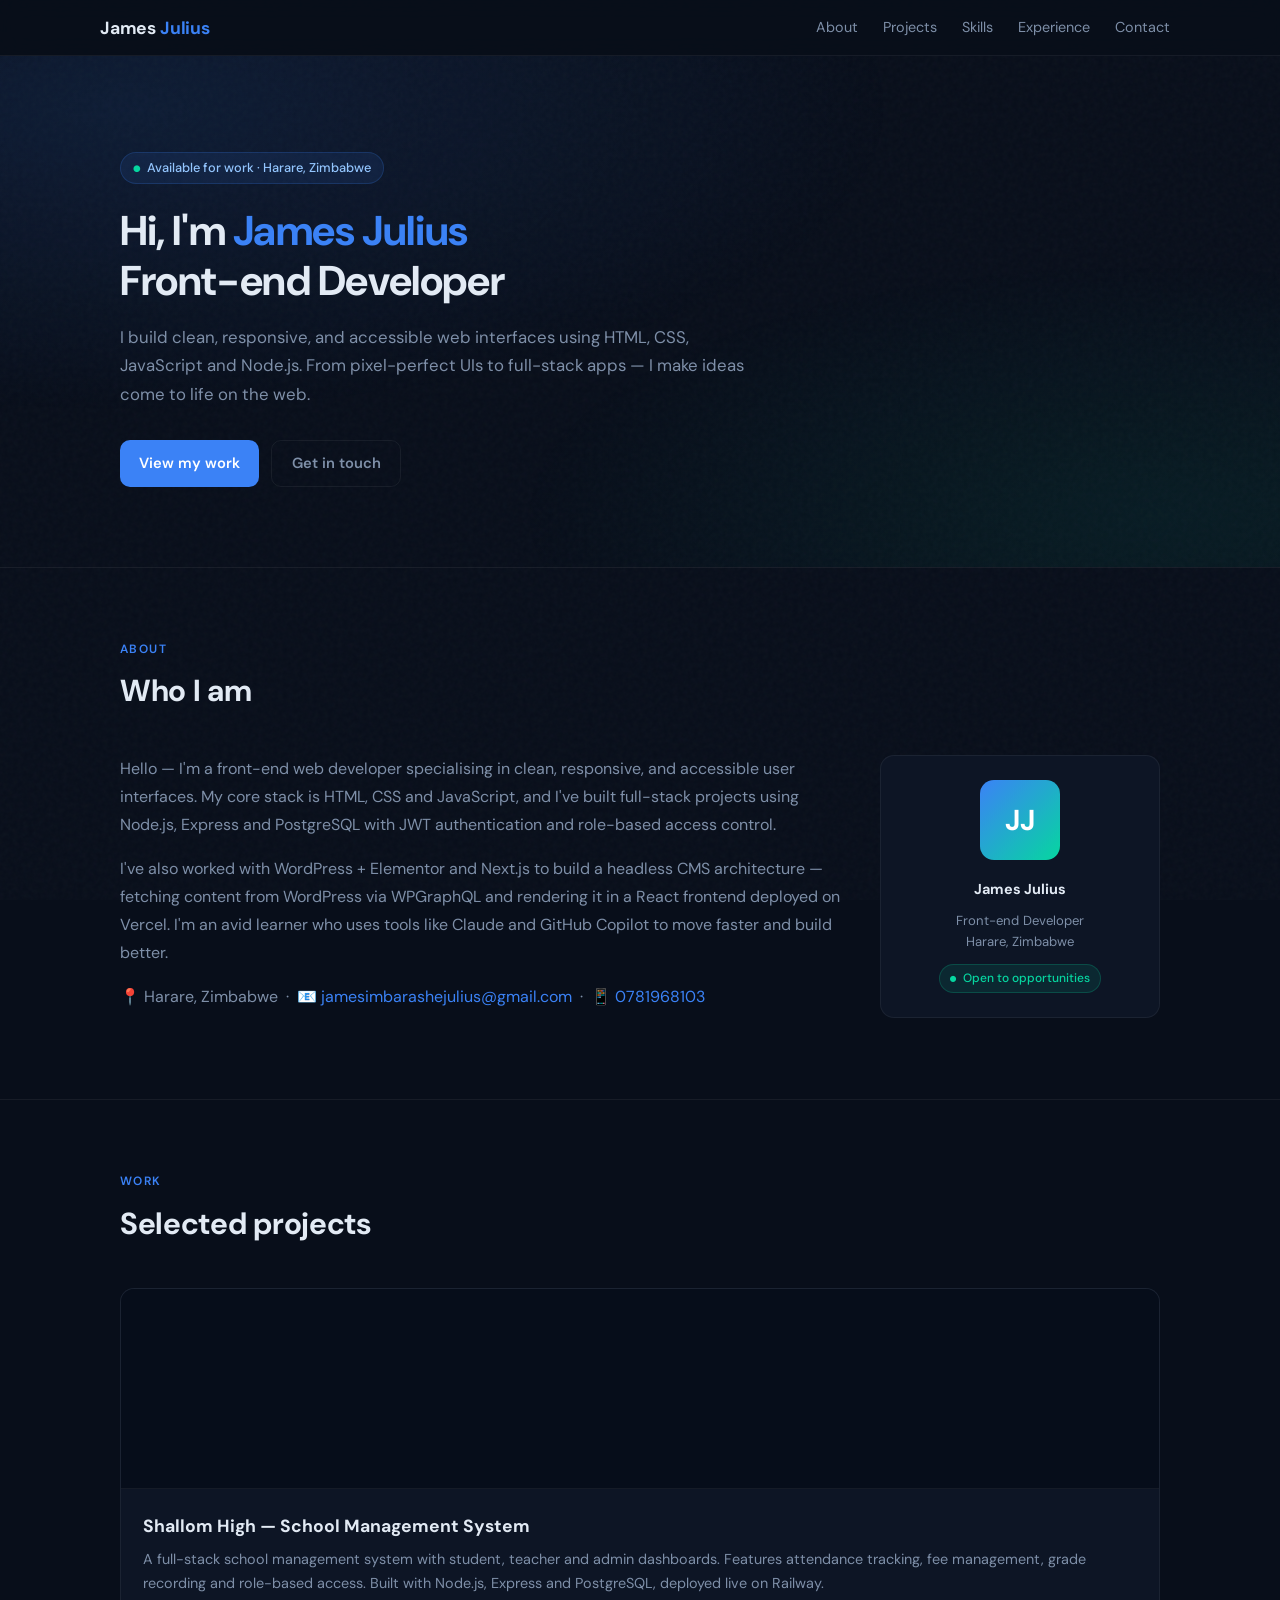
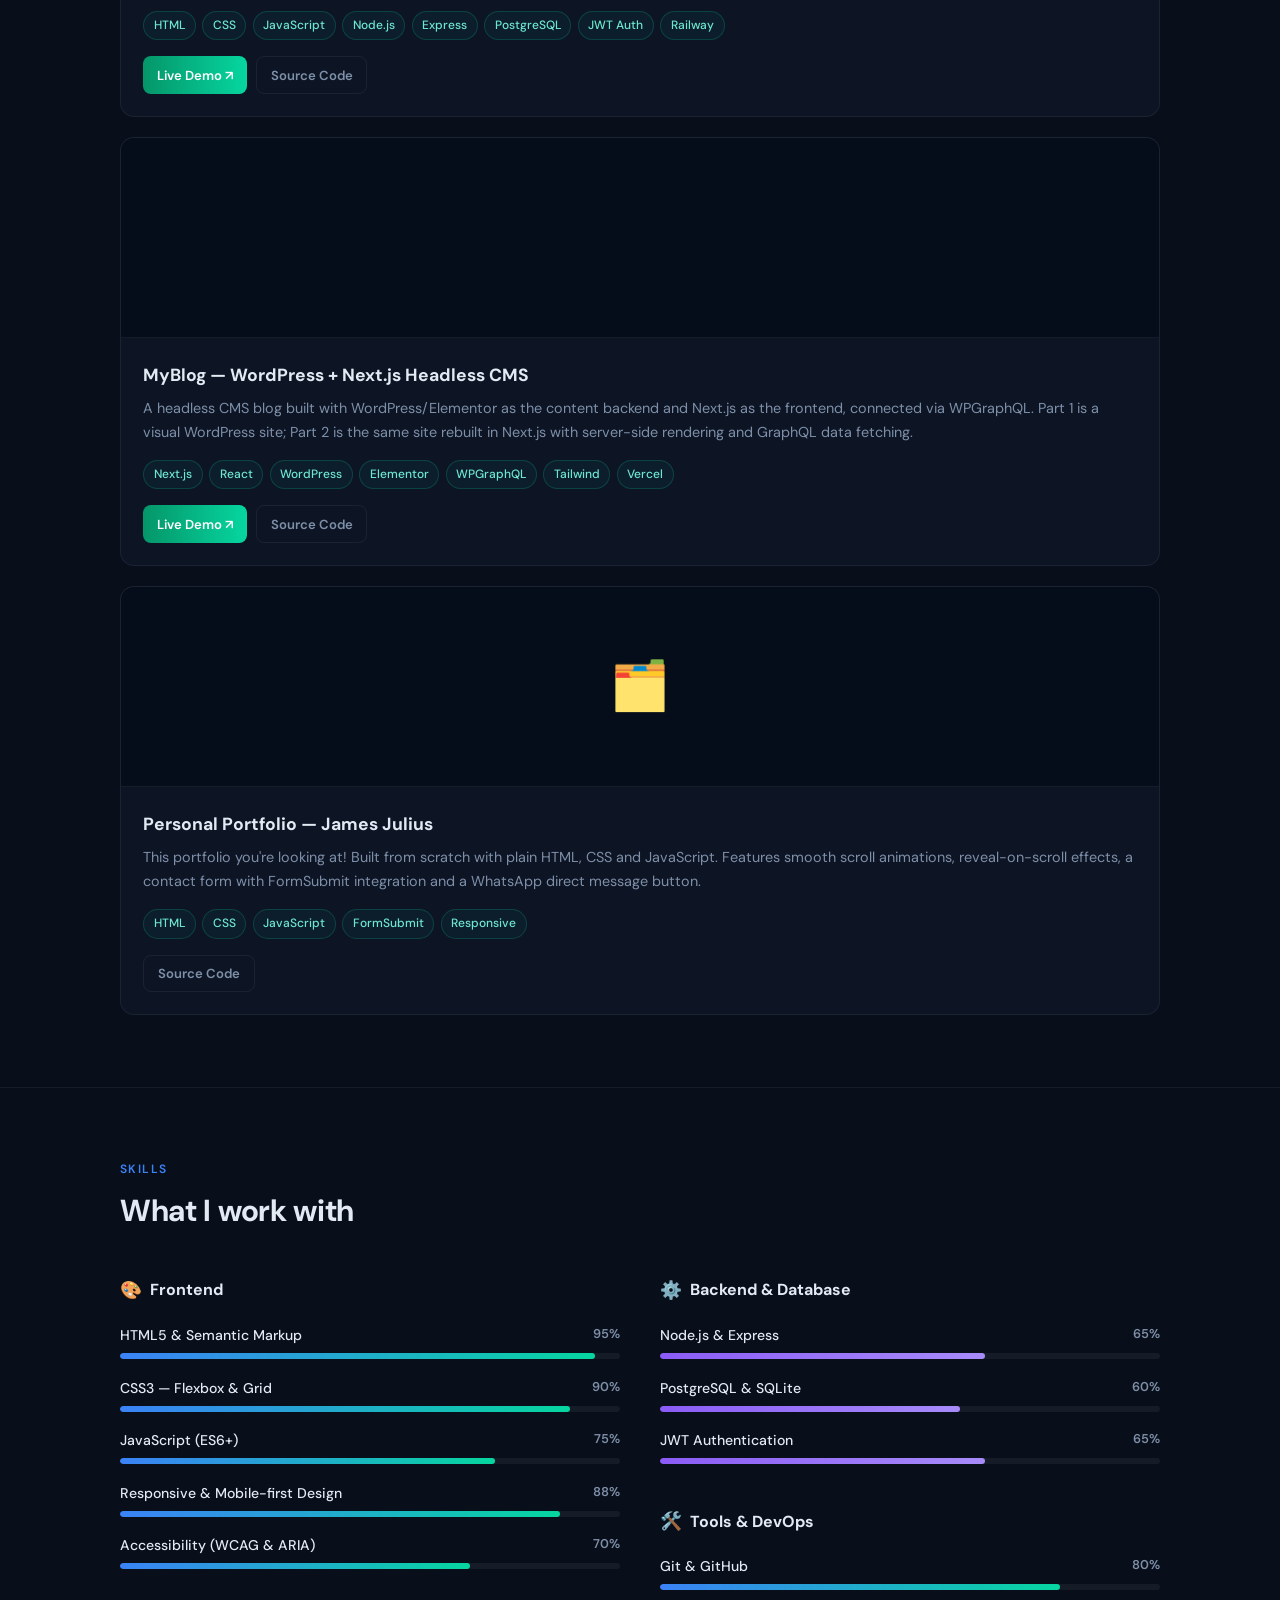
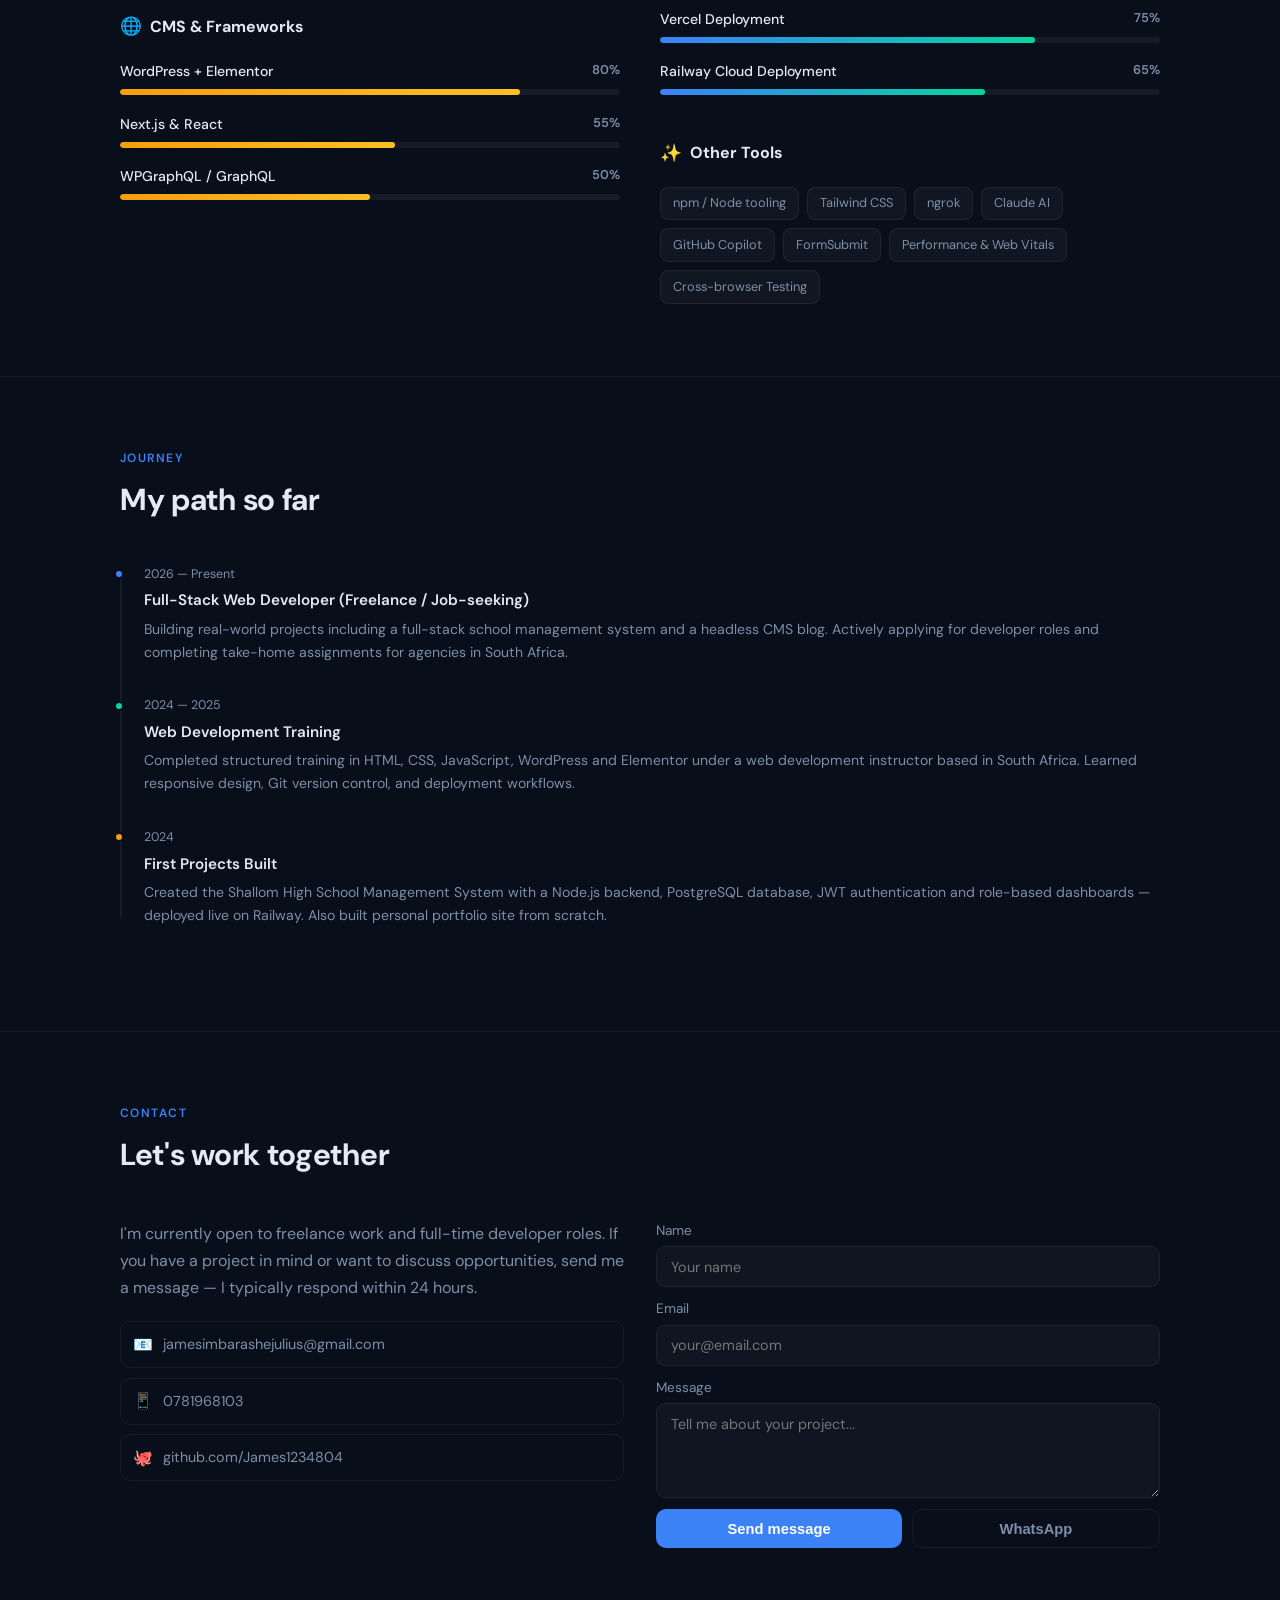
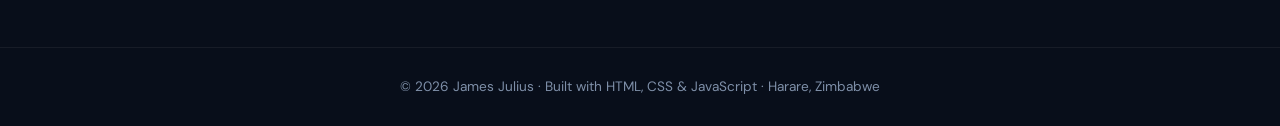
<file: index.html>
<!doctype html>
<html lang="en">
<head>
  <meta charset="utf-8" />
  <meta name="viewport" content="width=device-width, initial-scale=1" />
  <title>James Julius — Front-end Developer</title>
  <link rel="preconnect" href="https://fonts.googleapis.com">
  <link rel="preconnect" href="https://fonts.gstatic.com" crossorigin>
  <link href="https://fonts.googleapis.com/css2?family=DM+Sans:wght@300;400;500;600;700&display=swap" rel="stylesheet">
  <meta name="description" content="James Julius — Front-end Developer based in Harare, Zimbabwe." />
  <link rel="stylesheet" href="css/styles.css" />
</head>
<body>

  <!-- HEADER -->
  <header class="site-header">
    <div class="container header-inner">
      <a class="logo" href="#">James <span>Julius</span></a>
      <button class="nav-toggle" aria-label="Open navigation" aria-expanded="false">☰</button>
      <nav class="site-nav" id="site-nav">
        <ul>
          <li><a href="#about">About</a></li>
          <li><a href="#projects">Projects</a></li>
          <li><a href="#skills">Skills</a></li>
          <li><a href="#experience">Experience</a></li>
          <li><a href="#contact">Contact</a></li>
        </ul>
      </nav>
    </div>
  </header>

  <main>

    <!-- HERO -->
    <section class="hero reveal">
      <div class="hero-bg"></div>
      <div class="container">
        <div class="hero-badge">Available for work · Harare, Zimbabwe</div>
        <h1>Hi, I'm <span class="name">James Julius</span><br>Front-end Developer</h1>
        <p class="lead">I build clean, responsive, and accessible web interfaces using HTML, CSS, JavaScript and Node.js. From pixel-perfect UIs to full-stack apps — I make ideas come to life on the web.</p>
        <div class="hero-ctas">
          <a class="btn" href="#projects">View my work</a>
          <a class="btn btn-ghost" href="#contact">Get in touch</a>
        </div>
      </div>
    </section>

    <div class="divider"></div>

    <!-- ABOUT -->
    <section id="about" class="section reveal">
      <div class="container">
        <p class="section-label">About</p>
        <h2 class="section-title">Who I am</h2>
        <div class="about-grid">
          <div class="about-text">
            <p>Hello — I'm a front-end web developer specialising in clean, responsive, and accessible user interfaces. My core stack is HTML, CSS and JavaScript, and I've built full-stack projects using Node.js, Express and PostgreSQL with JWT authentication and role-based access control.</p>
            <p>I've also worked with WordPress + Elementor and Next.js to build a headless CMS architecture — fetching content from WordPress via WPGraphQL and rendering it in a React frontend deployed on Vercel. I'm an avid learner who uses tools like Claude and GitHub Copilot to move faster and build better.</p>
            <p>📍 Harare, Zimbabwe &nbsp;·&nbsp; 📧 <a href="mailto:jamesimbarashejulius@gmail.com">jamesimbarashejulius@gmail.com</a> &nbsp;·&nbsp; 📱 <a href="tel:0781968103">0781968103</a></p>
          </div>
          <div class="about-card">
            <div class="avatar">JJ</div>
            <strong>James Julius</strong>
            <p>Front-end Developer<br>Harare, Zimbabwe</p>
            <div class="status-dot">Open to opportunities</div>
          </div>
        </div>
      </div>
    </section>

    <div class="divider"></div>

    <!-- PROJECTS -->
    <section id="projects" class="section reveal">
      <div class="container">
        <p class="section-label">Work</p>
        <h2 class="section-title">Selected projects</h2>
        <div class="projects-grid">

          <!-- Shallom School System -->
          <article class="project-card">
            <div class="project-preview">
              <iframe src="https://step-by-step-production-ad72.up.railway.app/login.html" title="Shallom School System live preview" loading="lazy" sandbox="allow-scripts allow-same-origin allow-forms"></iframe>
            </div>
            <div class="project-body">
              <h3>Shallom High — School Management System</h3>
              <p>A full-stack school management system with student, teacher and admin dashboards. Features attendance tracking, fee management, grade recording and role-based access. Built with Node.js, Express and PostgreSQL, deployed live on Railway.</p>
              <div class="tags">
                <span class="tag">HTML</span><span class="tag">CSS</span><span class="tag">JavaScript</span>
                <span class="tag">Node.js</span><span class="tag">Express</span><span class="tag">PostgreSQL</span>
                <span class="tag">JWT Auth</span><span class="tag">Railway</span>
              </div>
              <div class="project-links">
                <a class="btn btn-sm btn-green" href="https://step-by-step-production-ad72.up.railway.app/login.html" target="_blank" rel="noopener">Live Demo ↗</a>
                <a class="btn btn-sm btn-ghost" href="https://github.com/James1234804/step-by-step" target="_blank" rel="noopener">Source Code</a>
              </div>
            </div>
          </article>

          <!-- MyBlog -->
          <article class="project-card">
            <div class="project-preview">
              <iframe src="https://myblog-nextjs-sepia.vercel.app" title="MyBlog Next.js live preview" loading="lazy" sandbox="allow-scripts allow-same-origin allow-forms"></iframe>
            </div>
            <div class="project-body">
              <h3>MyBlog — WordPress + Next.js Headless CMS</h3>
              <p>A headless CMS blog built with WordPress/Elementor as the content backend and Next.js as the frontend, connected via WPGraphQL. Part 1 is a visual WordPress site; Part 2 is the same site rebuilt in Next.js with server-side rendering and GraphQL data fetching.</p>
              <div class="tags">
                <span class="tag">Next.js</span><span class="tag">React</span><span class="tag">WordPress</span>
                <span class="tag">Elementor</span><span class="tag">WPGraphQL</span><span class="tag">Tailwind</span>
                <span class="tag">Vercel</span>
              </div>
              <div class="project-links">
                <a class="btn btn-sm btn-green" href="https://myblog-nextjs-sepia.vercel.app" target="_blank" rel="noopener">Live Demo ↗</a>
                <a class="btn btn-sm btn-ghost" href="https://github.com/James1234804/myblog-nextjs" target="_blank" rel="noopener">Source Code</a>
              </div>
            </div>
          </article>

          <!-- Personal Portfolio -->
          <article class="project-card">
            <div class="project-preview">
              <div class="project-preview-placeholder">🗂️</div>
            </div>
            <div class="project-body">
              <h3>Personal Portfolio — James Julius</h3>
              <p>This portfolio you're looking at! Built from scratch with plain HTML, CSS and JavaScript. Features smooth scroll animations, reveal-on-scroll effects, a contact form with FormSubmit integration and a WhatsApp direct message button.</p>
              <div class="tags">
                <span class="tag">HTML</span><span class="tag">CSS</span><span class="tag">JavaScript</span>
                <span class="tag">FormSubmit</span><span class="tag">Responsive</span>
              </div>
              <div class="project-links">
                <a class="btn btn-sm btn-ghost" href="https://github.com/James1234804/personal-portifilio" target="_blank" rel="noopener">Source Code</a>
              </div>
            </div>
          </article>

        </div>
      </div>
    </section>

    <div class="divider"></div>

    <!-- SKILLS -->
    <section id="skills" class="section reveal">
      <div class="container">
        <p class="section-label">Skills</p>
        <h2 class="section-title">What I work with</h2>
        <div class="skills-layout">

          <!-- Left column -->
          <div>
            <p class="skill-group-title"><span>🎨</span> Frontend</p>

            <div class="skill-bar-item">
              <div class="skill-bar-header">
                <span class="skill-name">HTML5 &amp; Semantic Markup</span>
                <span class="skill-pct">95%</span>
              </div>
              <div class="skill-track"><div class="skill-fill" data-pct="95"></div></div>
            </div>
            <div class="skill-bar-item">
              <div class="skill-bar-header">
                <span class="skill-name">CSS3 — Flexbox &amp; Grid</span>
                <span class="skill-pct">90%</span>
              </div>
              <div class="skill-track"><div class="skill-fill" data-pct="90"></div></div>
            </div>
            <div class="skill-bar-item">
              <div class="skill-bar-header">
                <span class="skill-name">JavaScript (ES6+)</span>
                <span class="skill-pct">75%</span>
              </div>
              <div class="skill-track"><div class="skill-fill" data-pct="75"></div></div>
            </div>
            <div class="skill-bar-item">
              <div class="skill-bar-header">
                <span class="skill-name">Responsive &amp; Mobile-first Design</span>
                <span class="skill-pct">88%</span>
              </div>
              <div class="skill-track"><div class="skill-fill" data-pct="88"></div></div>
            </div>
            <div class="skill-bar-item">
              <div class="skill-bar-header">
                <span class="skill-name">Accessibility (WCAG &amp; ARIA)</span>
                <span class="skill-pct">70%</span>
              </div>
              <div class="skill-track"><div class="skill-fill" data-pct="70"></div></div>
            </div>

            <br>
            <p class="skill-group-title"><span>🌐</span> CMS &amp; Frameworks</p>

            <div class="skill-bar-item">
              <div class="skill-bar-header">
                <span class="skill-name">WordPress + Elementor</span>
                <span class="skill-pct">80%</span>
              </div>
              <div class="skill-track"><div class="skill-fill amber" data-pct="80"></div></div>
            </div>
            <div class="skill-bar-item">
              <div class="skill-bar-header">
                <span class="skill-name">Next.js &amp; React</span>
                <span class="skill-pct">55%</span>
              </div>
              <div class="skill-track"><div class="skill-fill amber" data-pct="55"></div></div>
            </div>
            <div class="skill-bar-item">
              <div class="skill-bar-header">
                <span class="skill-name">WPGraphQL / GraphQL</span>
                <span class="skill-pct">50%</span>
              </div>
              <div class="skill-track"><div class="skill-fill amber" data-pct="50"></div></div>
            </div>
          </div>

          <!-- Right column -->
          <div>
            <p class="skill-group-title"><span>⚙️</span> Backend &amp; Database</p>

            <div class="skill-bar-item">
              <div class="skill-bar-header">
                <span class="skill-name">Node.js &amp; Express</span>
                <span class="skill-pct">65%</span>
              </div>
              <div class="skill-track"><div class="skill-fill purple" data-pct="65"></div></div>
            </div>
            <div class="skill-bar-item">
              <div class="skill-bar-header">
                <span class="skill-name">PostgreSQL &amp; SQLite</span>
                <span class="skill-pct">60%</span>
              </div>
              <div class="skill-track"><div class="skill-fill purple" data-pct="60"></div></div>
            </div>
            <div class="skill-bar-item">
              <div class="skill-bar-header">
                <span class="skill-name">JWT Authentication</span>
                <span class="skill-pct">65%</span>
              </div>
              <div class="skill-track"><div class="skill-fill purple" data-pct="65"></div></div>
            </div>

            <br>
            <p class="skill-group-title"><span>🛠️</span> Tools &amp; DevOps</p>

            <div class="skill-bar-item">
              <div class="skill-bar-header">
                <span class="skill-name">Git &amp; GitHub</span>
                <span class="skill-pct">80%</span>
              </div>
              <div class="skill-track"><div class="skill-fill" data-pct="80"></div></div>
            </div>
            <div class="skill-bar-item">
              <div class="skill-bar-header">
                <span class="skill-name">Vercel Deployment</span>
                <span class="skill-pct">75%</span>
              </div>
              <div class="skill-track"><div class="skill-fill" data-pct="75"></div></div>
            </div>
            <div class="skill-bar-item">
              <div class="skill-bar-header">
                <span class="skill-name">Railway Cloud Deployment</span>
                <span class="skill-pct">65%</span>
              </div>
              <div class="skill-track"><div class="skill-fill" data-pct="65"></div></div>
            </div>

            <br>
            <p class="skill-group-title"><span>✨</span> Other Tools</p>
            <div class="tools-grid">
              <span class="tool-pill">npm / Node tooling</span>
              <span class="tool-pill">Tailwind CSS</span>
              <span class="tool-pill">ngrok</span>
              <span class="tool-pill">Claude AI</span>
              <span class="tool-pill">GitHub Copilot</span>
              <span class="tool-pill">FormSubmit</span>
              <span class="tool-pill">Performance & Web Vitals</span>
              <span class="tool-pill">Cross-browser Testing</span>
            </div>
          </div>

        </div>
      </div>
    </section>

    <div class="divider"></div>

    <!-- EXPERIENCE / JOURNEY -->
    <section id="experience" class="section reveal">
      <div class="container">
        <p class="section-label">Journey</p>
        <h2 class="section-title">My path so far</h2>
        <div class="timeline">

          <div class="timeline-item">
            <div class="timeline-dot"></div>
            <p class="timeline-date">2026 — Present</p>
            <p class="timeline-title">Full-Stack Web Developer (Freelance / Job-seeking)</p>
            <p class="timeline-desc">Building real-world projects including a full-stack school management system and a headless CMS blog. Actively applying for developer roles and completing take-home assignments for agencies in South Africa.</p>
          </div>

          <div class="timeline-item">
            <div class="timeline-dot" style="background:var(--accent2)"></div>
            <p class="timeline-date">2024 — 2025</p>
            <p class="timeline-title">Web Development Training</p>
            <p class="timeline-desc">Completed structured training in HTML, CSS, JavaScript, WordPress and Elementor under a web development instructor based in South Africa. Learned responsive design, Git version control, and deployment workflows.</p>
          </div>

          <div class="timeline-item">
            <div class="timeline-dot" style="background:var(--accent3)"></div>
            <p class="timeline-date">2024</p>
            <p class="timeline-title">First Projects Built</p>
            <p class="timeline-desc">Created the Shallom High School Management System with a Node.js backend, PostgreSQL database, JWT authentication and role-based dashboards — deployed live on Railway. Also built personal portfolio site from scratch.</p>
          </div>

        </div>
      </div>
    </section>

    <div class="divider"></div>

    <!-- CONTACT -->
    <section id="contact" class="section reveal">
      <div class="container">
        <p class="section-label">Contact</p>
        <h2 class="section-title">Let's work together</h2>
        <div class="contact-wrapper">
          <div class="contact-info">
            <p>I'm currently open to freelance work and full-time developer roles. If you have a project in mind or want to discuss opportunities, send me a message — I typically respond within 24 hours.</p>
            <div class="contact-links">
              <a class="contact-link" href="mailto:jamesimbarashejulius@gmail.com">
                <span class="icon">📧</span> jamesimbarashejulius@gmail.com
              </a>
              <a class="contact-link" href="tel:0781968103">
                <span class="icon">📱</span> 0781968103
              </a>
              <a class="contact-link" href="https://github.com/James1234804" target="_blank" rel="noopener">
                <span class="icon">🐙</span> github.com/James1234804
              </a>
            </div>
          </div>
          <form id="contact-form" class="contact-form" action="https://formsubmit.co/jamesimbarashejulius@gmail.com" method="POST" target="_blank">
            <input type="hidden" name="_captcha" value="false">
            <input type="hidden" name="_subject" value="New portfolio message">
            <label>
              Name
              <input type="text" name="name" id="name" required placeholder="Your name" />
            </label>
            <label>
              Email
              <input type="email" name="email" id="email" required placeholder="your@email.com" />
            </label>
            <label>
              Message
              <textarea name="message" id="message" rows="4" required placeholder="Tell me about your project..."></textarea>
            </label>
            <div class="form-row">
              <button class="btn" id="submit-btn" type="submit">Send message</button>
              <button class="btn btn-ghost" id="whatsapp-btn" type="button">WhatsApp</button>
            </div>
            <p id="form-status" class="form-status" aria-live="polite"></p>
          </form>
        </div>
      </div>
    </section>

  </main>

  <footer class="site-footer">
    <div class="container">
      <p>© <span id="year"></span> James Julius · Built with HTML, CSS &amp; JavaScript · Harare, Zimbabwe</p>
    </div>
  </footer>

  <script src="js/script.js" defer></script>
</body>
</html>
</file>
<file: css/styles.css>
:root {
  --bg: #080e1a;
  --card: #0d1525;
  --card2: #111d30;
  --muted: #7e8fa8;
  --accent: #3b82f6;
  --accent2: #06d6a0;
  --accent3: #f59e0b;
  --text: #e2eaf4;
  --border: rgba(255,255,255,0.06);
  --radius: 14px;
}
*, *::before, *::after { box-sizing: border-box; margin: 0; padding: 0; }
html { scroll-behavior: smooth; }
body {
  font-family: 'DM Sans', system-ui, sans-serif;
  background: var(--bg);
  color: var(--text);
  -webkit-font-smoothing: antialiased;
  line-height: 1.6;
  overflow-x: hidden;
}

/* ── NOISE OVERLAY ── */
body::before {
  content: '';
  position: fixed; inset: 0;
  background-image: url("data:image/svg+xml,%3Csvg viewBox='0 0 200 200' xmlns='http://www.w3.org/2000/svg'%3E%3Cfilter id='n'%3E%3CfeTurbulence type='fractalNoise' baseFrequency='0.9' numOctaves='4' stitchTiles='stitch'/%3E%3C/filter%3E%3Crect width='100%25' height='100%25' filter='url(%23n)' opacity='0.03'/%3E%3C/svg%3E");
  pointer-events: none; z-index: 0;
}

.container { max-width: 1080px; margin: 0 auto; padding: 0 1.25rem; position: relative; z-index: 1; }

/* ── HEADER ── */
.site-header {
  position: sticky; top: 0; z-index: 100;
  background: rgba(8,14,26,0.8);
  backdrop-filter: blur(12px);
  border-bottom: 1px solid var(--border);
}
.header-inner {
  display: flex; align-items: center; justify-content: space-between;
  padding: 0.85rem 0;
}
.logo {
  font-family: 'DM Sans', sans-serif;
  font-weight: 700; font-size: 1.1rem;
  color: var(--text); text-decoration: none;
  letter-spacing: -0.01em;
}
.logo span { color: var(--accent); }
.nav-toggle { display: none; background: none; border: 0; color: var(--text); font-size: 1.4rem; cursor: pointer; }
.site-nav ul { display: flex; gap: 0.25rem; list-style: none; }
.site-nav a {
  color: var(--muted); text-decoration: none; padding: 0.4rem 0.65rem;
  border-radius: 8px; font-size: 0.9rem; transition: color .2s, background .2s;
}
.site-nav a:hover { color: var(--text); background: rgba(255,255,255,0.05); }

/* ── HERO ── */
.hero {
  padding: 6rem 0 5rem;
  position: relative; overflow: hidden;
}
.hero-bg {
  position: absolute; inset: 0; pointer-events: none;
  background:
    radial-gradient(ellipse 60% 60% at 10% 10%, rgba(59,130,246,0.12), transparent),
    radial-gradient(ellipse 50% 50% at 90% 90%, rgba(6,214,160,0.07), transparent);
}
.hero-badge {
  display: inline-flex; align-items: center; gap: 0.4rem;
  background: rgba(59,130,246,0.1); border: 1px solid rgba(59,130,246,0.2);
  color: #93c5fd; padding: 0.3rem 0.75rem; border-radius: 999px;
  font-size: 0.8rem; font-weight: 500; margin-bottom: 1.4rem;
}
.hero-badge::before { content: '●'; font-size: 0.55rem; color: var(--accent2); animation: blink 2s infinite; }
@keyframes blink { 0%,100%{opacity:1} 50%{opacity:0.3} }
.hero h1 {
  font-family: 'DM Sans', sans-serif; font-weight: 700;
  font-size: clamp(1.8rem, 4vw, 2.6rem);
  line-height: 1.2; letter-spacing: -0.01em;
  margin-bottom: 1rem;
}
.hero h1 .name { color: var(--accent); }
.hero .lead {
  font-size: 1.05rem; color: var(--muted);
  max-width: 52ch; margin-bottom: 2rem; line-height: 1.7;
}
.hero-ctas { display: flex; gap: 0.75rem; flex-wrap: wrap; }

/* ── BUTTONS ── */
.btn {
  display: inline-flex; align-items: center; gap: 0.4rem;
  background: var(--accent); color: white;
  padding: 0.65rem 1.2rem; border-radius: 10px;
  font-weight: 600; font-size: 0.92rem; text-decoration: none; border: 0;
  transition: transform .2s, box-shadow .2s;
  cursor: pointer;
}
.btn:hover { transform: translateY(-2px); box-shadow: 0 8px 24px rgba(59,130,246,0.3); }
.btn-ghost {
  background: transparent; border: 1px solid var(--border); color: var(--muted);
}
.btn-ghost:hover { background: rgba(255,255,255,0.04); box-shadow: none; color: var(--text); }
.btn-sm { padding: 0.45rem 0.85rem; font-size: 0.82rem; border-radius: 8px; }
.btn-green { background: linear-gradient(90deg,#059669,#06d6a0); }
.btn-green:hover { box-shadow: 0 8px 20px rgba(6,214,160,0.25); }

/* ── SECTION COMMONS ── */
.section { padding: 4.5rem 0; }
.section-label {
  font-size: 0.75rem; font-weight: 600; letter-spacing: 0.12em;
  text-transform: uppercase; color: var(--accent); margin-bottom: 0.5rem;
}
.section-title {
  font-family: 'DM Sans', sans-serif; font-weight: 700;
  font-size: clamp(1.4rem, 2.5vw, 1.9rem);
  letter-spacing: -0.01em; margin-bottom: 2.5rem;
}
.divider { height: 1px; background: var(--border); }

/* ── ABOUT ── */
.about-grid { display: grid; grid-template-columns: 1fr 280px; gap: 2rem; align-items: start; }
.about-text p { color: var(--muted); margin-bottom: 1rem; line-height: 1.75; }
.about-text p a { color: var(--accent); text-decoration: none; }
.about-text p a:hover { text-decoration: underline; }
.about-card {
  background: var(--card); border: 1px solid var(--border);
  border-radius: var(--radius); padding: 1.5rem; text-align: center;
}
.avatar {
  width: 80px; height: 80px; border-radius: 14px; margin: 0 auto 1rem;
  background: linear-gradient(135deg, var(--accent), var(--accent2));
  display: flex; align-items: center; justify-content: center;
  font-family: 'DM Sans', sans-serif; font-size: 1.8rem; font-weight: 700; color: white;
}
.about-card strong { font-size: 0.9rem; color: var(--text); }
.about-card p { font-size: 0.82rem; color: var(--muted); margin-top: 0.5rem; }
.status-dot {
  display: inline-flex; align-items: center; gap: 0.4rem;
  background: rgba(6,214,160,0.1); border: 1px solid rgba(6,214,160,0.2);
  color: var(--accent2); padding: 0.25rem 0.6rem; border-radius: 999px;
  font-size: 0.75rem; font-weight: 500; margin-top: 0.75rem;
}
.status-dot::before { content: '●'; font-size: 0.5rem; animation: blink 2s infinite; }

/* ── PROJECTS ── */
.projects-grid { display: grid; gap: 1.25rem; }
.project-card {
  background: var(--card); border: 1px solid var(--border);
  border-radius: var(--radius); overflow: hidden;
  transition: transform .25s, box-shadow .25s;
}
.project-card:hover { transform: translateY(-4px); box-shadow: 0 20px 50px rgba(0,0,0,0.4); }
.project-preview {
  width: 100%; height: 200px; overflow: hidden;
  background: #060d1a; border-bottom: 1px solid var(--border); position: relative;
}
.project-preview iframe {
  width: 100%; height: 100%; border: 0;
  pointer-events: none; display: block;
}
.project-preview-placeholder {
  width: 100%; height: 100%;
  display: flex; align-items: center; justify-content: center;
  font-size: 3rem;
}
.project-body { padding: 1.4rem; }
.project-body h3 {
  font-family: 'DM Sans', sans-serif; font-weight: 700;
  font-size: 1.1rem; margin-bottom: 0.5rem;
}
.project-body p { color: var(--muted); font-size: 0.9rem; margin-bottom: 1rem; line-height: 1.65; }
.tags { display: flex; flex-wrap: wrap; gap: 0.4rem; margin-bottom: 1rem; }
.tag {
  padding: 0.25rem 0.6rem; border-radius: 999px;
  border: 1px solid rgba(6,214,160,0.2);
  background: rgba(6,214,160,0.05);
  color: #6ee7d0; font-size: 0.75rem; font-weight: 500;
}
.project-links { display: flex; gap: 0.6rem; }

/* ── SKILLS ── */
.skills-layout { display: grid; grid-template-columns: 1fr 1fr; gap: 2.5rem; }
.skill-group-title {
  font-family: 'DM Sans', sans-serif; font-weight: 700;
  font-size: 1rem; margin-bottom: 1.25rem; color: var(--text);
  display: flex; align-items: center; gap: 0.5rem;
}
.skill-group-title span { font-size: 1.1rem; }
.skill-bar-item { margin-bottom: 1.1rem; }
.skill-bar-header {
  display: flex; justify-content: space-between;
  font-size: 0.88rem; margin-bottom: 0.4rem;
}
.skill-bar-header .skill-name { color: var(--text); font-weight: 500; }
.skill-bar-header .skill-pct { color: var(--muted); font-weight: 600; font-size: 0.8rem; }
.skill-track {
  height: 6px; background: rgba(255,255,255,0.06); border-radius: 999px; overflow: hidden;
}
.skill-fill {
  height: 100%; border-radius: 999px;
  background: linear-gradient(90deg, var(--accent), var(--accent2));
  width: 0; transition: width 1.2s cubic-bezier(.2,.9,.2,1);
}
.skill-fill.amber { background: linear-gradient(90deg, #f59e0b, #fbbf24); }
.skill-fill.purple { background: linear-gradient(90deg, #8b5cf6, #a78bfa); }
.tools-grid { display: flex; flex-wrap: wrap; gap: 0.5rem; margin-top: 0.75rem; }
.tool-pill {
  padding: 0.35rem 0.75rem; border-radius: 8px;
  background: rgba(255,255,255,0.04); border: 1px solid var(--border);
  color: var(--muted); font-size: 0.8rem;
}

/* ── TIMELINE ── */
.timeline { position: relative; padding-left: 1.5rem; }
.timeline::before {
  content: ''; position: absolute; left: 0; top: 0.5rem; bottom: 0.5rem;
  width: 2px; background: var(--border); border-radius: 2px;
}
.timeline-item { position: relative; margin-bottom: 2rem; }
.timeline-dot {
  position: absolute; left: -1.9rem; top: 0.3rem;
  width: 10px; height: 10px; border-radius: 50%;
  background: var(--accent); border: 2px solid var(--bg);
}
.timeline-date { font-size: 0.78rem; color: var(--muted); margin-bottom: 0.25rem; }
.timeline-title { font-weight: 600; font-size: 0.95rem; margin-bottom: 0.3rem; }
.timeline-desc { font-size: 0.88rem; color: var(--muted); line-height: 1.65; }

/* ── CONTACT ── */
.contact-wrapper { display: grid; grid-template-columns: 1fr 1fr; gap: 2rem; align-items: start; }
.contact-info p { color: var(--muted); margin-bottom: 1.25rem; line-height: 1.7; }
.contact-links { display: flex; flex-direction: column; gap: 0.6rem; }
.contact-link {
  display: flex; align-items: center; gap: 0.6rem;
  color: var(--muted); text-decoration: none; font-size: 0.9rem;
  padding: 0.6rem 0.75rem; border-radius: 10px; border: 1px solid var(--border);
  transition: color .2s, background .2s;
}
.contact-link:hover { color: var(--text); background: rgba(255,255,255,0.04); }
.contact-link .icon { font-size: 1rem; width: 20px; text-align: center; }
.contact-form { display: flex; flex-direction: column; gap: 0.7rem; }
.contact-form label { display: flex; flex-direction: column; gap: 0.3rem; font-size: 0.85rem; color: var(--muted); }
.contact-form input, .contact-form textarea {
  padding: 0.65rem 0.85rem; border-radius: 9px;
  border: 1px solid var(--border); background: rgba(255,255,255,0.03);
  color: var(--text); font-family: inherit; font-size: 0.9rem;
  transition: border-color .2s;
}
.contact-form input:focus, .contact-form textarea:focus {
  outline: none; border-color: rgba(59,130,246,0.4);
}
.form-row { display: flex; gap: 0.6rem; }
.form-row .btn { flex: 1; justify-content: center; }
.form-status { font-size: 0.82rem; color: var(--accent2); min-height: 1.2em; }

/* ── FOOTER ── */
.site-footer {
  border-top: 1px solid var(--border); padding: 1.75rem 0;
  text-align: center; color: var(--muted); font-size: 0.85rem;
}
.site-footer a { color: var(--accent); text-decoration: none; }

/* ── REVEAL ANIMATION ── */
.reveal { opacity: 0; transform: translateY(16px); transition: opacity .55s ease, transform .55s ease; }
.reveal.visible { opacity: 1; transform: none; }

/* ── RESPONSIVE ── */
@media (max-width: 900px) {
  .about-grid { grid-template-columns: 1fr; }
  .skills-layout { grid-template-columns: 1fr; }
  .contact-wrapper { grid-template-columns: 1fr; }
}
@media (max-width: 640px) {
  .site-nav { display: none; }
  .nav-toggle { display: block; }
  .site-nav.open {
    display: block; position: absolute; right: 1rem; top: 58px;
    background: rgba(13,21,37,0.98); border: 1px solid var(--border);
    border-radius: 12px; padding: 0.75rem;
  }
  .site-nav.open ul { flex-direction: column; }
  .hero { padding: 3.5rem 0 3rem; }
}
</file>
